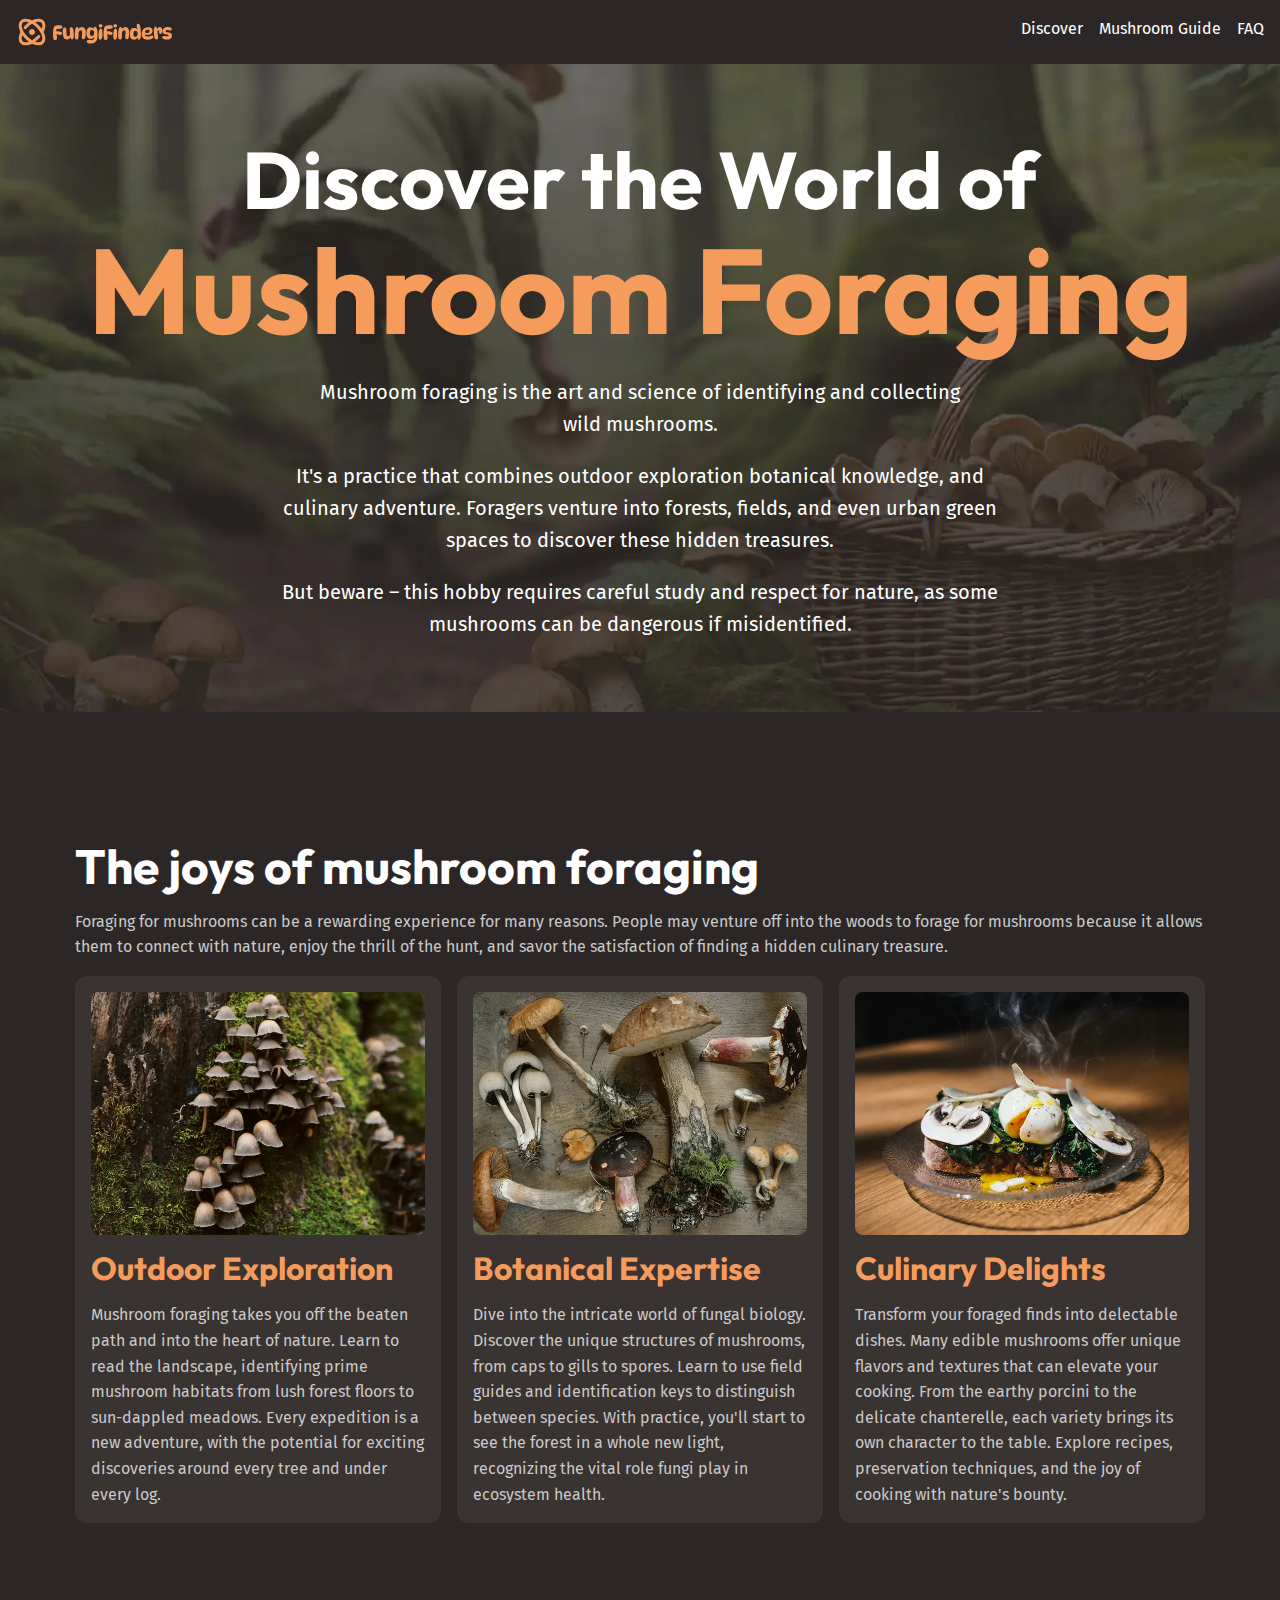
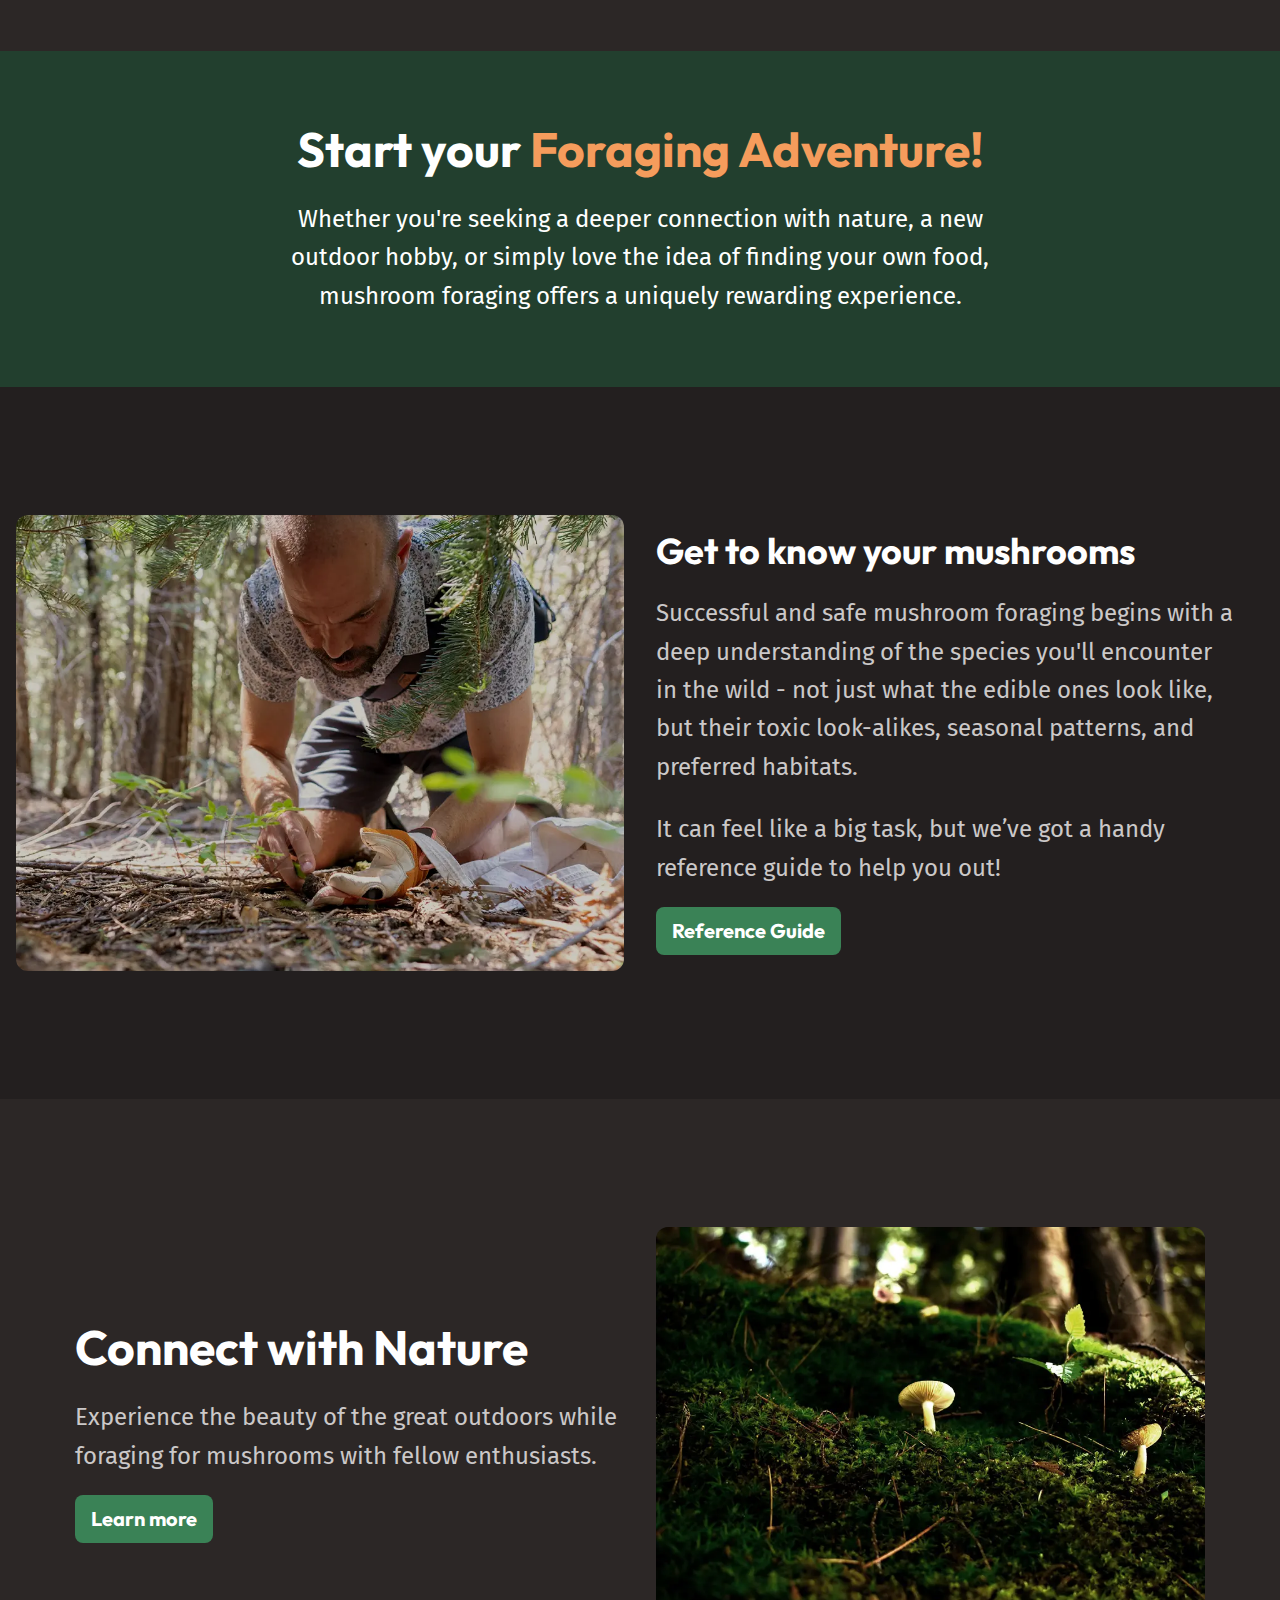
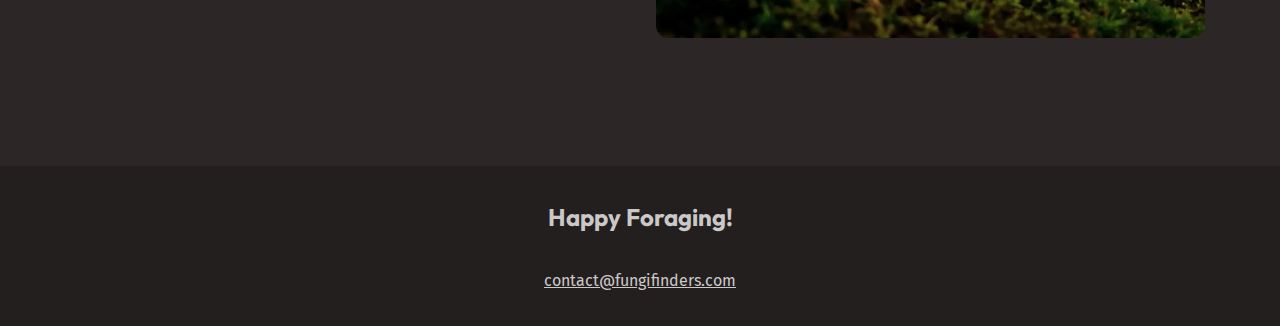
<file: index.html>
<!DOCTYPE html>
<html lang="en">
	<head>
		<meta charset="UTF-8" />
		<meta name="viewport" content="width=device-width, initial-scale=1.0" />
		<title>Fungi Finders</title>
		<link rel="stylesheet" href="/style.css" />
		<link rel="preconnect" href="https://fonts.googleapis.com" />
		<link rel="preconnect" href="https://fonts.gstatic.com" crossorigin />
		<link
			href="https://fonts.googleapis.com/css2?family=Fira+Sans:wght@400;700&family=Outfit:wght@100..900&display=swap"
			rel="stylesheet"
		/>
		<script src="main.js" defer></script>
	</head>
	<body>
		<a href="#main" class="skip-link">Skip to main content</a>
		<header class="primary-header">
			<div class="wrapper flow" data-width="wide">
				<div class="primary-header__inner">
					<img src="/assets/fungi-finders.svg" alt="Fungi Finders" />
					<button aria-controls="primary-nav" aria-expanded="false">
						<span class="sr-only">Menu</span>
						<img src="assets/hamburger.svg" alt="" />
					</button>
					<nav class="primary-nav" id="primary-nav">
						<ul role="list">
							<li>
								<a href="/">Discover</a>
							</li>
							<li>
								<a href="#">Mushroom Guide</a>
							</li>
							<li>
								<a href="#">FAQ</a>
							</li>
						</ul>
					</nav>
				</div>
			</div>
		</header>
		<main id="main">
			<section class="hero flow section" data-padding="compact">
				<div class="wrapper flow">
					<h1 class="hero__title">
						Discover the World of
						<span>Mushroom Foraging</span>
					</h1>
				</div>
				<div class="wrapper flow" data-width="narrow">
					<p>
						Mushroom foraging is the art and science of identifying and
						collecting wild mushrooms.
					</p>
					<p>
						It's a practice that combines outdoor exploration botanical
						knowledge, and culinary adventure. Foragers venture into forests,
						fields, and even urban green spaces to discover these hidden
						treasures.
					</p>
					<p>
						But beware – this hobby requires careful study and respect for
						nature, as some mushrooms can be dangerous if misidentified.
					</p>
				</div>
			</section>
			<section class="section">
				<div class="wrapper flow">
					<h2 class="section-title">The joys of mushroom foraging</h2>
					<p>
						Foraging for mushrooms can be a rewarding experience for many
						reasons. People may venture off into the woods to forage for
						mushrooms because it allows them to connect with nature, enjoy the
						thrill of the hunt, and savor the satisfaction of finding a hidden
						culinary treasure.
					</p>
					<div class="equal-columns">
						<article class="card">
							<img
								src="/assets/outdoor-exploration.webp"
								alt="Outdoor Exploration"
							/>
							<h3 class="card__title">Outdoor Exploration</h3>
							<p>
								Mushroom foraging takes you off the beaten path and into the
								heart of nature. Learn to read the landscape, identifying prime
								mushroom habitats from lush forest floors to sun-dappled
								meadows. Every expedition is a new adventure, with the potential
								for exciting discoveries around every tree and under every log.
							</p>
						</article>
						<article class="card">
							<img
								src="/assets/botanical-expertise.webp"
								alt="Botanical Expertise"
							/>
							<h3 class="card__title">Botanical Expertise</h3>
							<p>
								Dive into the intricate world of fungal biology. Discover the
								unique structures of mushrooms, from caps to gills to spores.
								Learn to use field guides and identification keys to distinguish
								between species. With practice, you'll start to see the forest
								in a whole new light, recognizing the vital role fungi play in
								ecosystem health.
							</p>
						</article>
						<article class="card">
							<img
								src="/assets/culinary-delight.webp"
								alt="Culinary Delights"
							/>
							<h3 class="card__title">Culinary Delights</h3>
							<p>
								Transform your foraged finds into delectable dishes. Many edible
								mushrooms offer unique flavors and textures that can elevate
								your cooking. From the earthy porcini to the delicate
								chanterelle, each variety brings its own character to the table.
								Explore recipes, preservation techniques, and the joy of cooking
								with nature's bounty.
							</p>
						</article>
					</div>
				</div>
			</section>
			<section
				class="section background-accent text-center"
				data-padding="compact"
			>
				<div
					class="wrapper flow font-size-lg text-high-contrast"
					data-width="narrow"
				>
					<h2 class="section-title">
						Start your <span class="text-brand">Foraging Adventure!</span>
					</h2>
					<p>
						Whether you're seeking a deeper connection with nature, a new
						outdoor hobby, or simply love the idea of finding your own food,
						mushroom foraging offers a uniquely rewarding experience.
					</p>
				</div>
			</section>
			<section class="section background-extra-dark">
				<div
					class="wrapper equal-columns"
					data-width="wide"
					data-gap="large"
					data-alignment="center"
				>
					<div>
						<img
							src="/assets/get-to-know.webp"
							alt="Get to know your mushrooms"
						/>
					</div>
					<div class="flow font-size-lg">
						<h2 class="section-heading">Get to know your mushrooms</h2>
						<p>
							Successful and safe mushroom foraging begins with a deep
							understanding of the species you'll encounter in the wild - not
							just what the edible ones look like, but their toxic look-alikes,
							seasonal patterns, and preferred habitats.
						</p>
						<p>
							It can feel like a big task, but we’ve got a handy reference guide
							to help you out!
						</p>
						<a href="#" class="button"
							><span class="sr-only"
								>Learn more about wild mushrooms using our handy </span
							>Reference Guide</a
						>
					</div>
				</div>
			</section>
			<section class="section">
				<div
					class="wrapper equal-columns"
					data-gap="large"
					data-alignment="center"
				>
					<div class="flow font-size-lg">
						<h2 class="section-title">Connect with Nature</h2>
						<p>
							Experience the beauty of the great outdoors while foraging for
							mushrooms with fellow enthusiasts.
						</p>
						<a href="#" class="button"
							>Learn more
							<span class="sr-only"
								>about the different kind of mushrooms using our handy mushroom
								guide</span
							></a
						>
					</div>
					<div>
						<img src="/assets/nature.webp" alt="Connect with Nature" />
					</div>
				</div>
			</section>
		</main>
		<footer class="site-footer">
			<p class="site-footer__title">Happy Foraging!</p>
			<a href="mailto:contact@fungifinders.com">contact@fungifinders.com</a>
		</footer>
	</body>
</html>
</file>
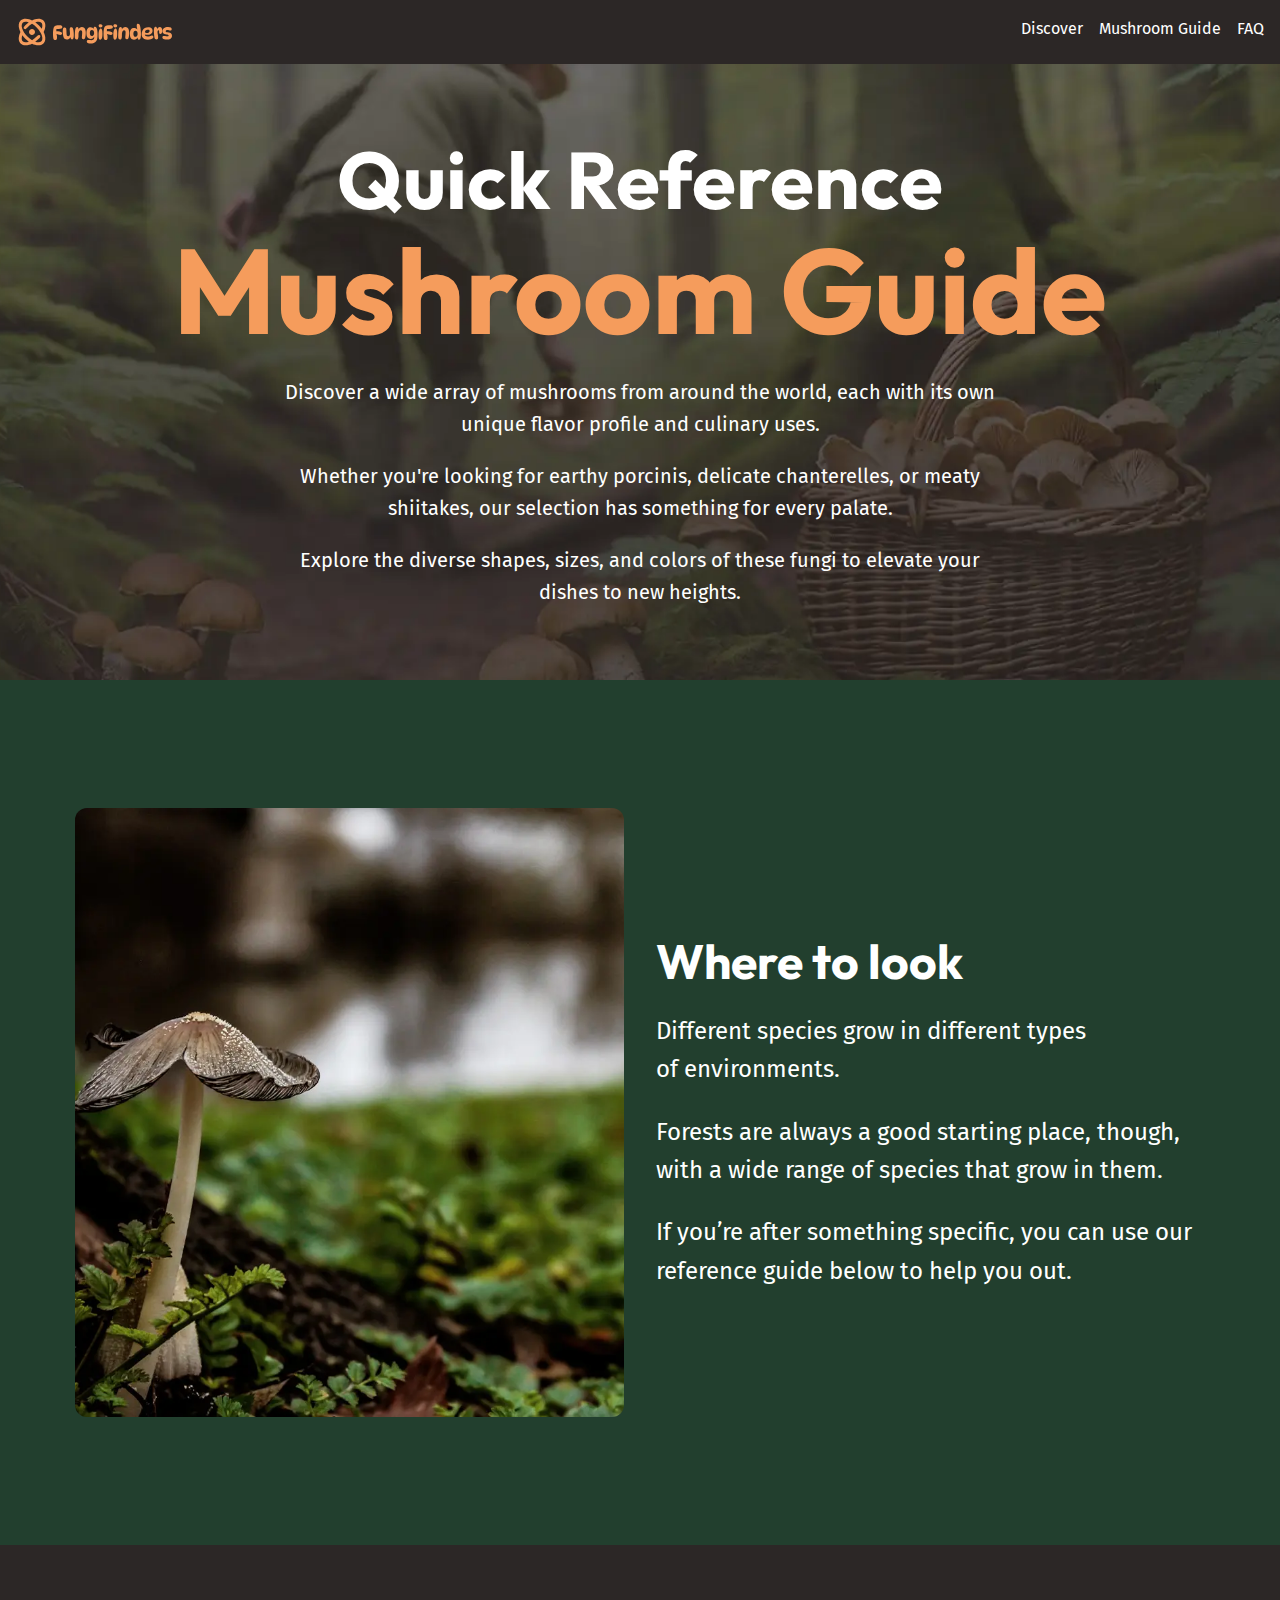
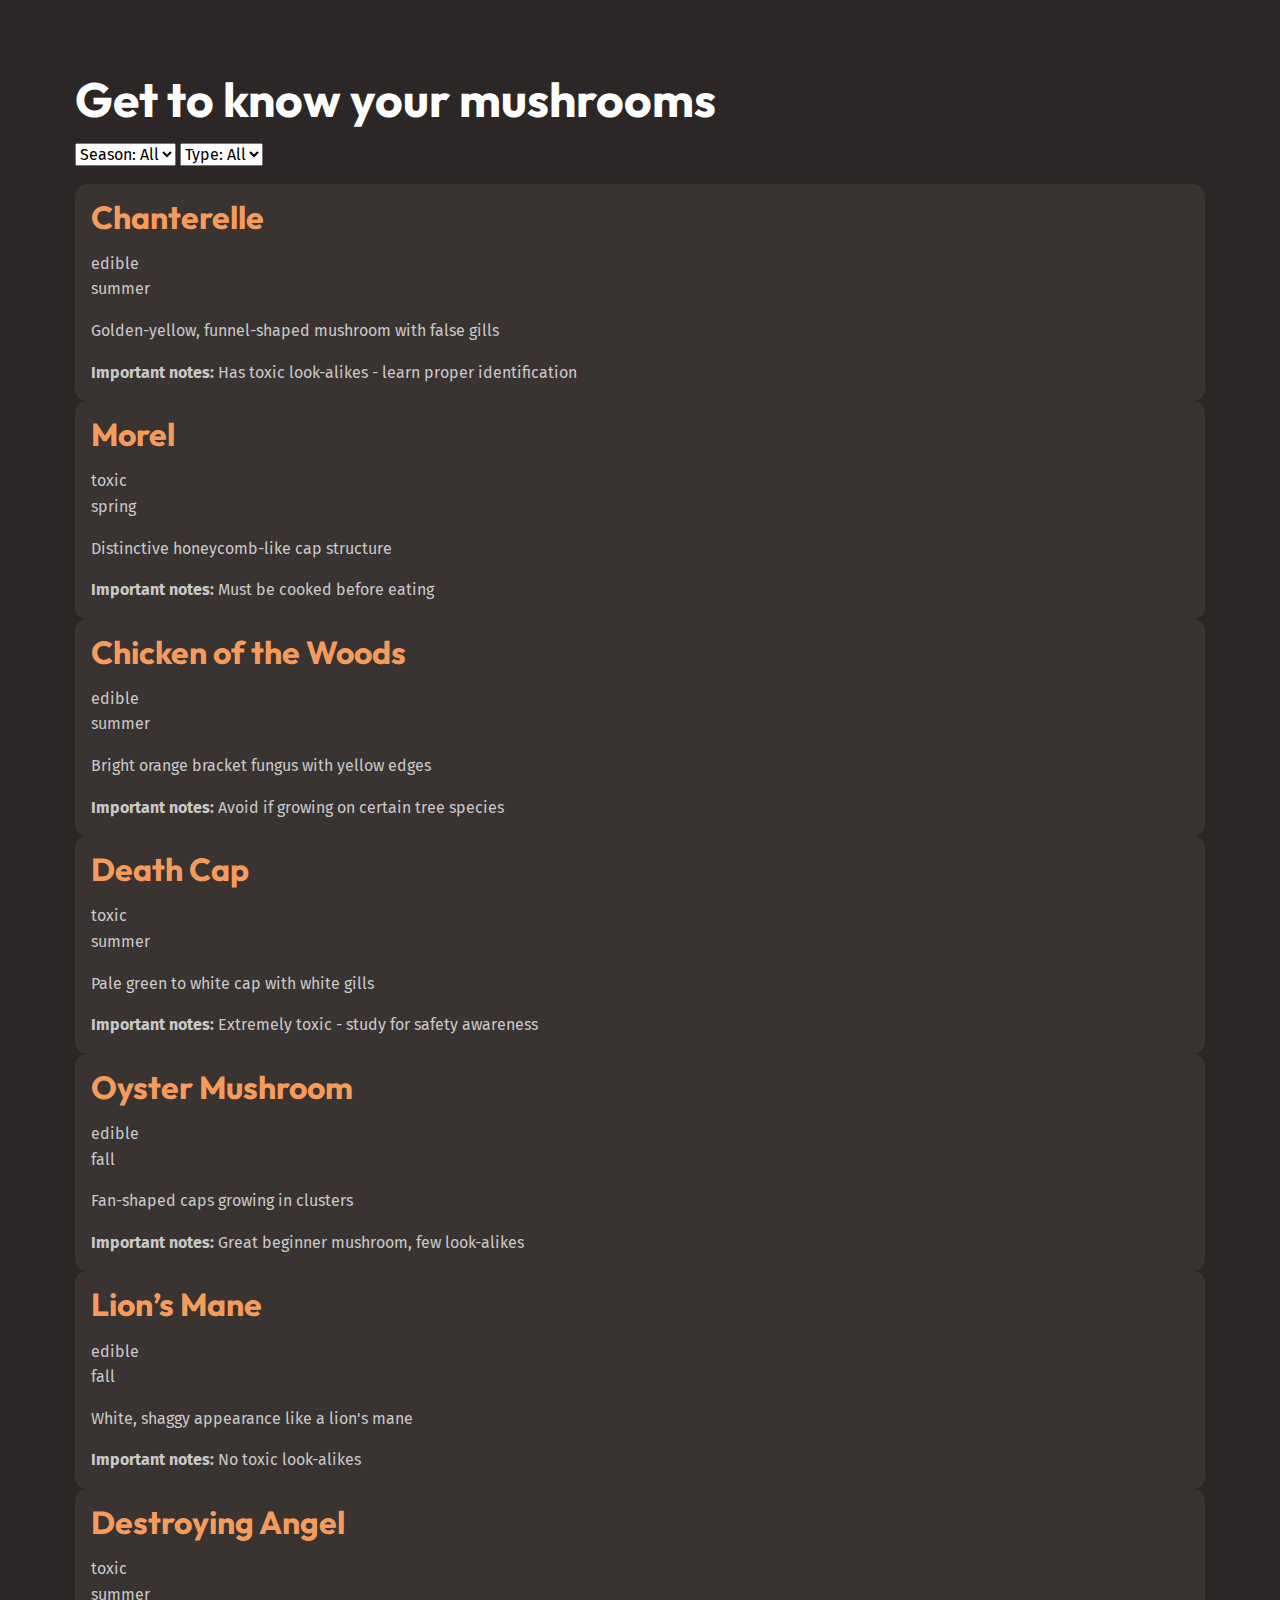
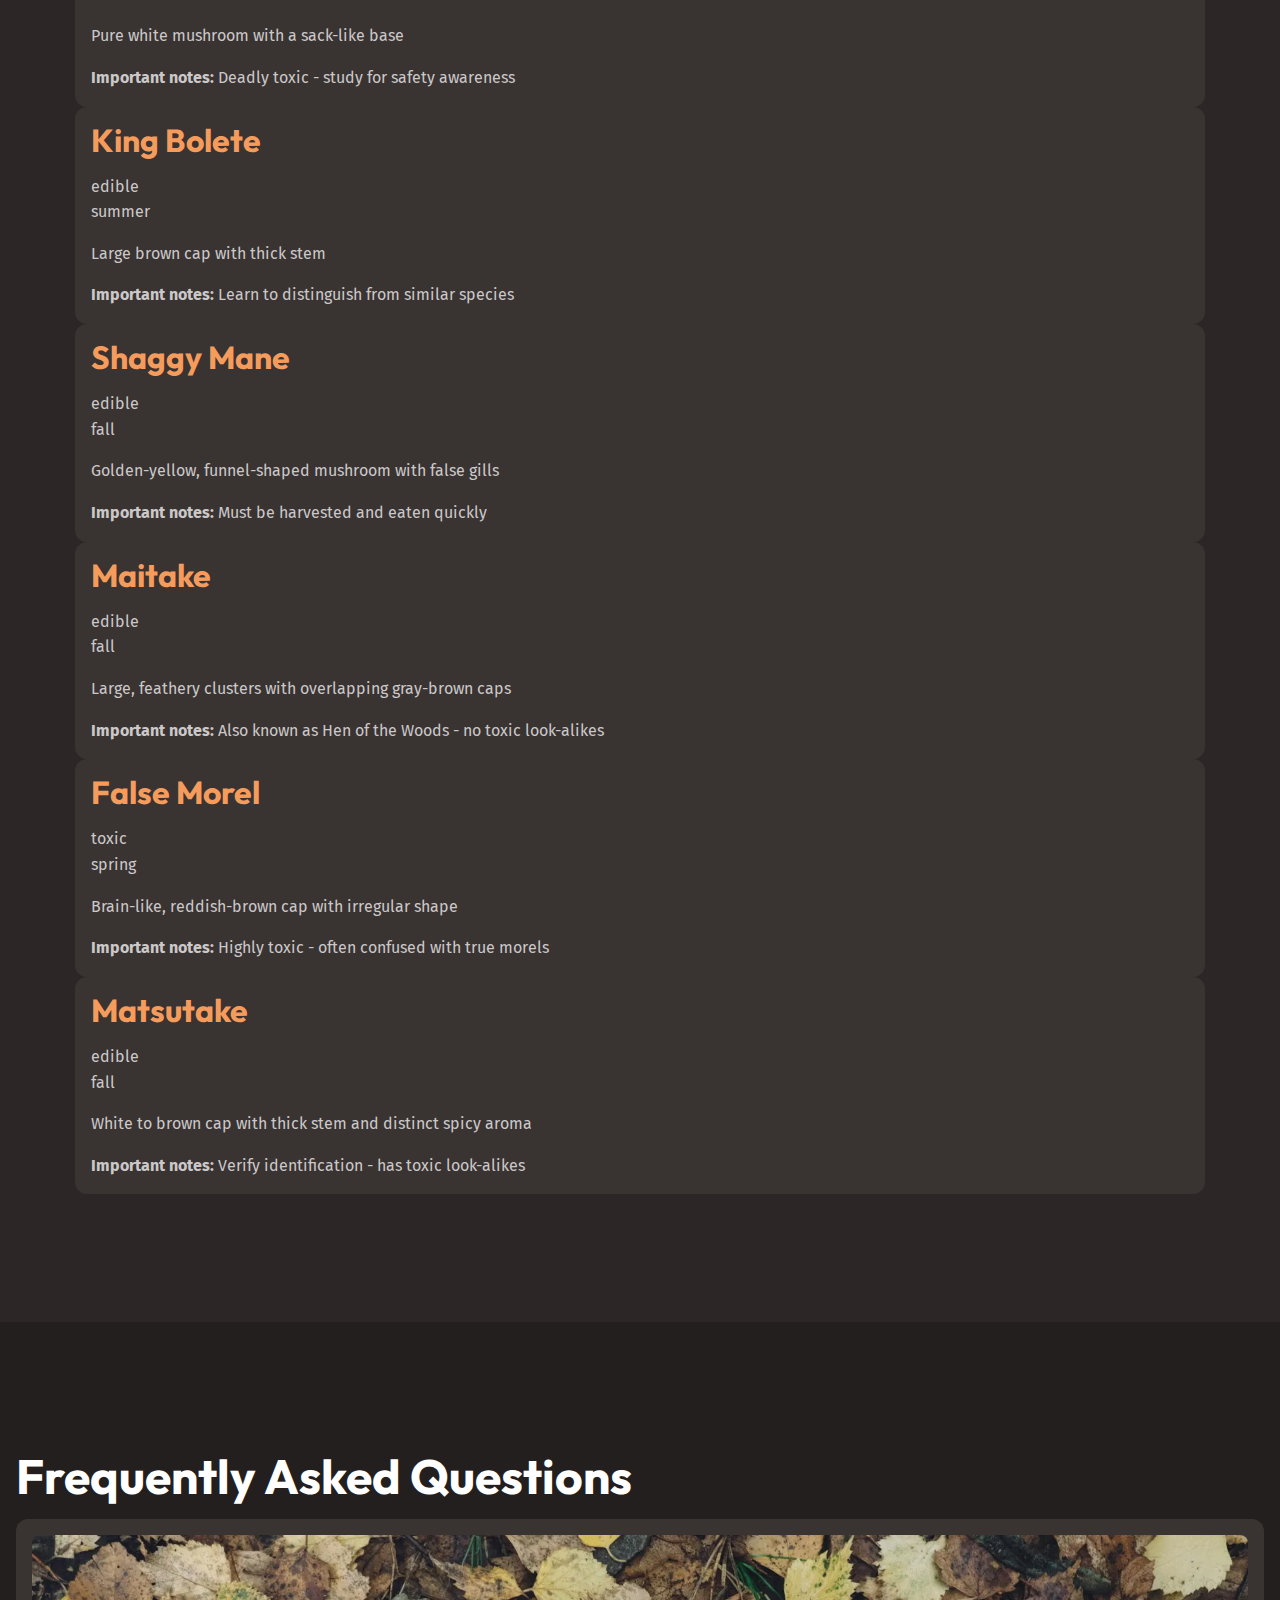
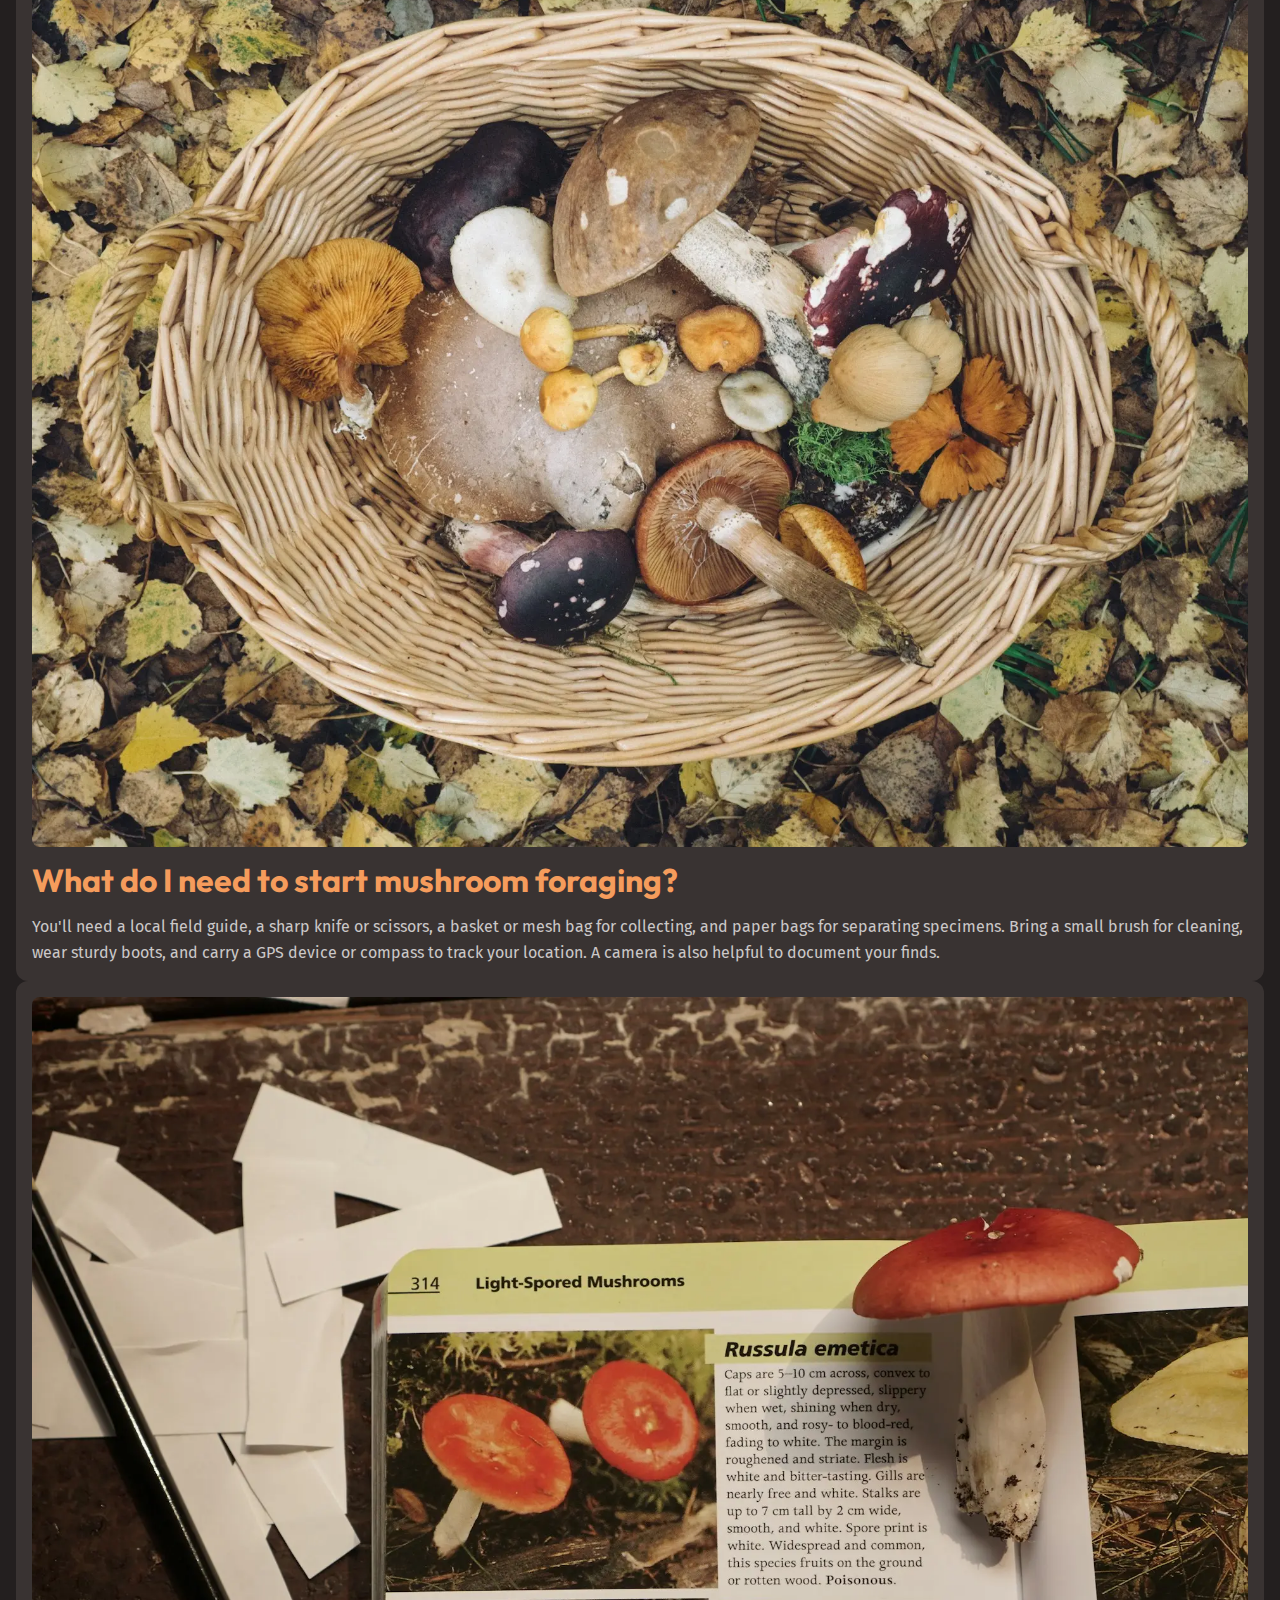
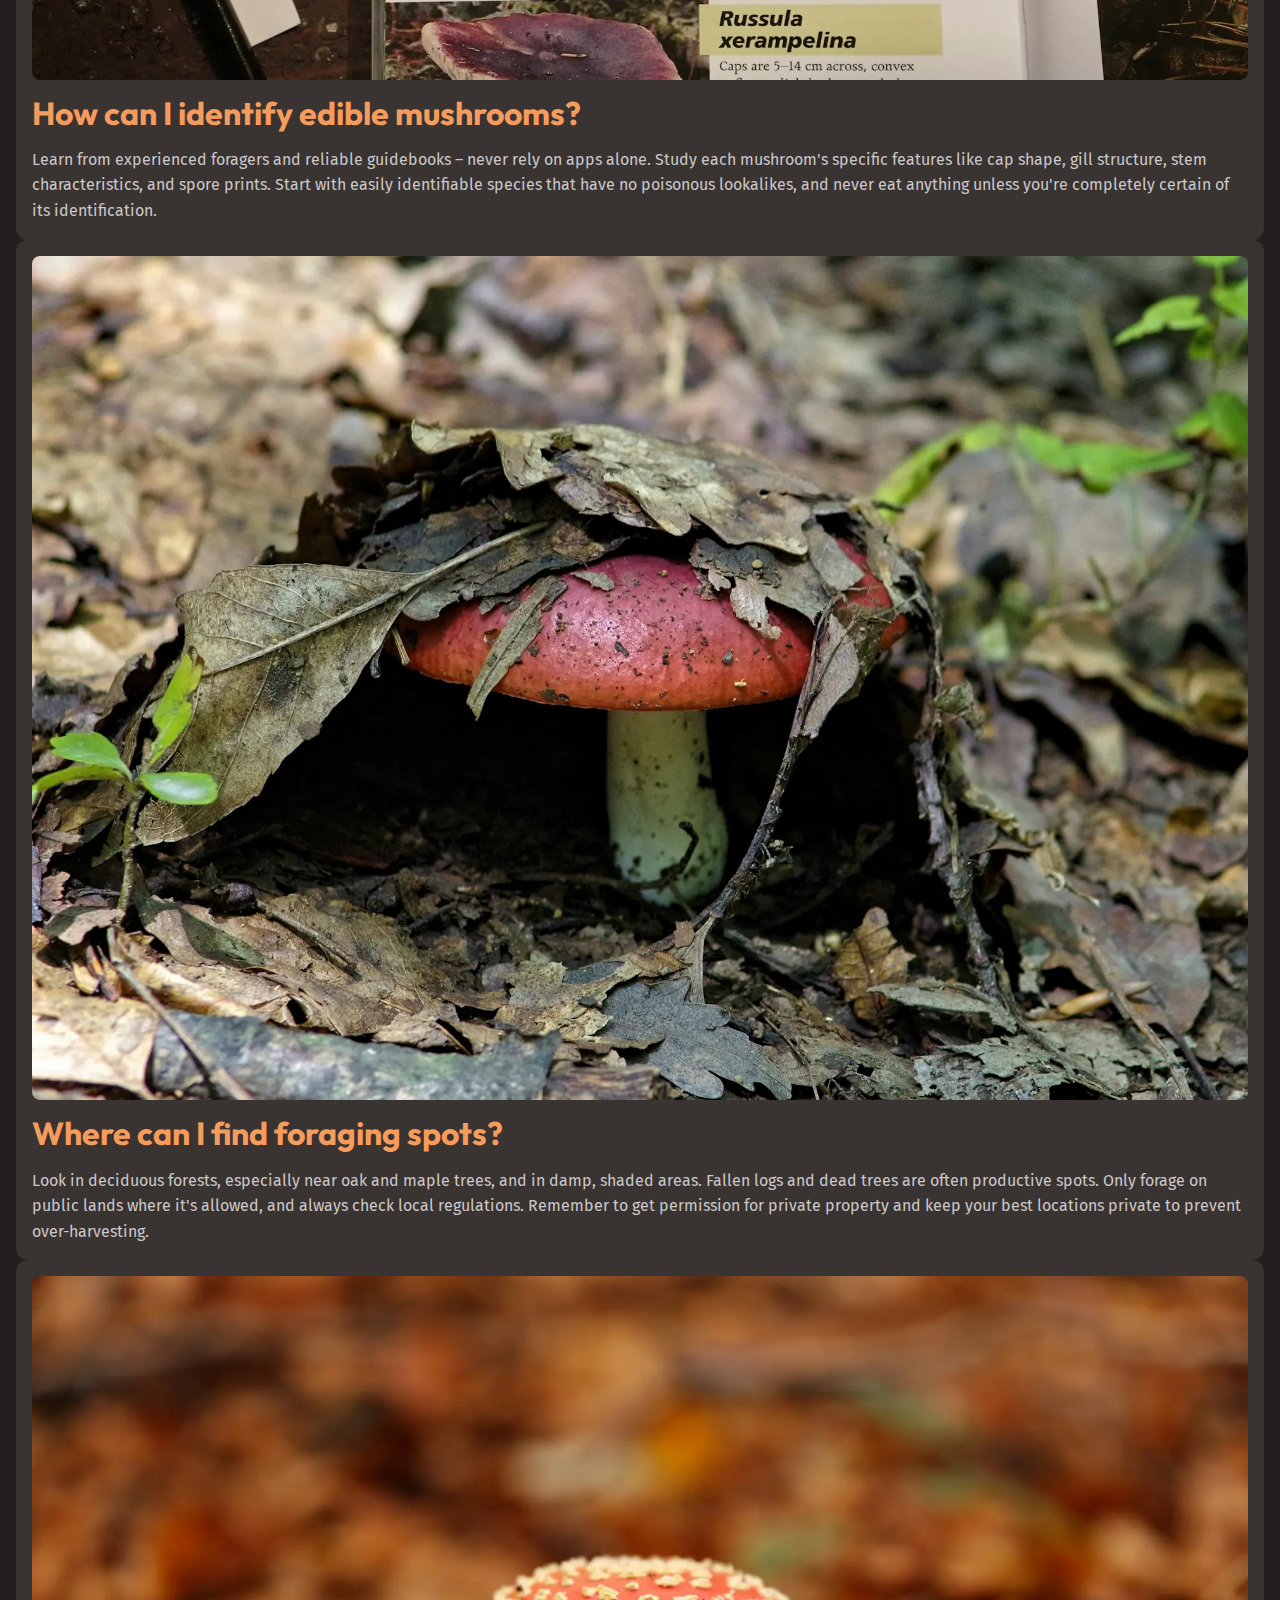
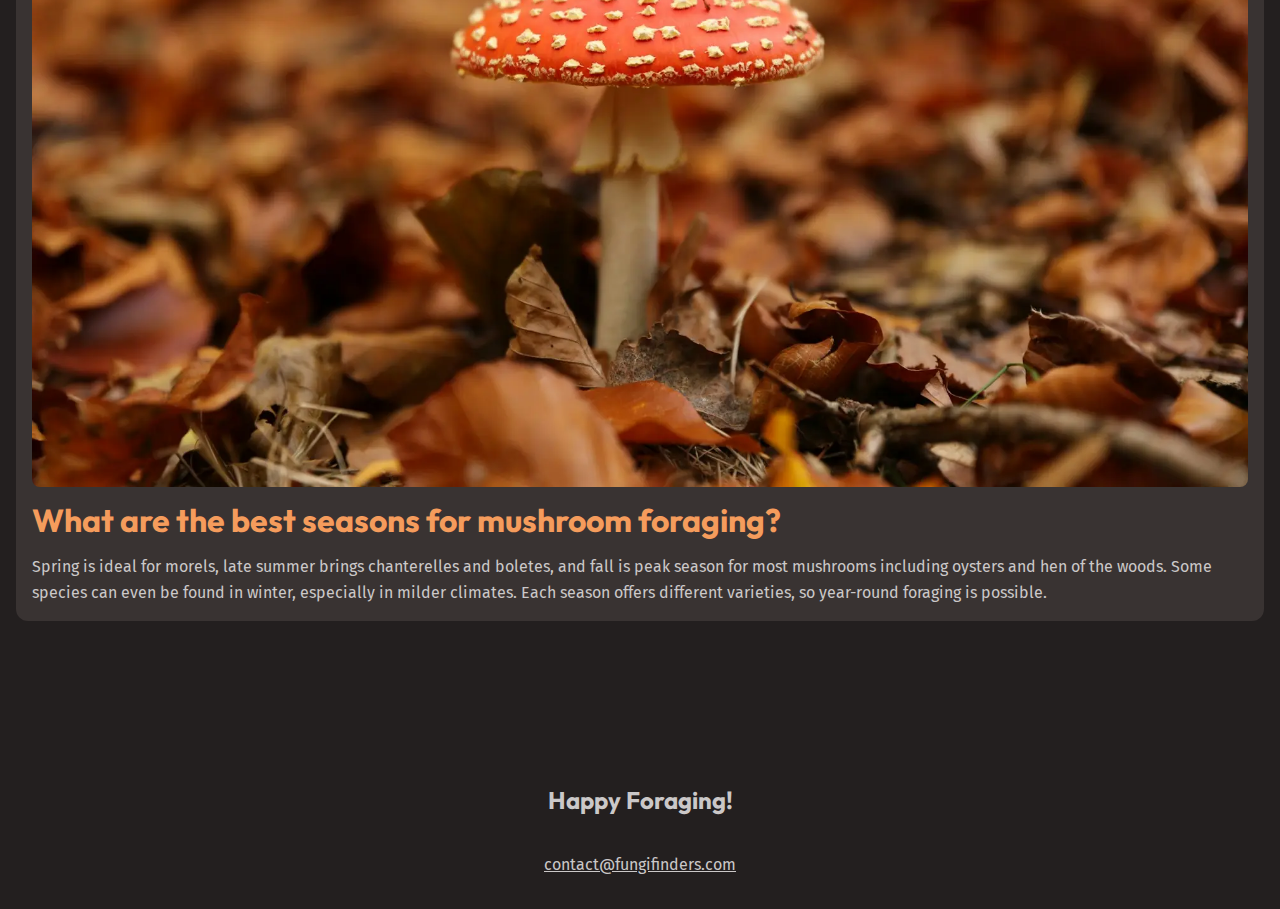
<file: mushroom-guide.html>
<!DOCTYPE html>
<html lang="en">
	<head>
		<meta charset="UTF-8" />
		<meta name="viewport" content="width=device-width, initial-scale=1.0" />
		<title>Fungi Finders</title>
		<link rel="stylesheet" href="/style.css" />
		<link rel="preconnect" href="https://fonts.googleapis.com" />
		<link rel="preconnect" href="https://fonts.gstatic.com" crossorigin />
		<link
			href="https://fonts.googleapis.com/css2?family=Fira+Sans:wght@400;700&family=Outfit:wght@100..900&display=swap"
			rel="stylesheet"
		/>
		<script src="main.js" defer></script>
		<script src="mushroom-filter.js" defer></script>
	</head>
	<body>
		<a href="#main" class="skip-link">Skip to main content</a>
		<header class="primary-header">
			<div class="wrapper flow" data-width="wide">
				<div class="primary-header__inner">
					<img src="/assets/fungi-finders.svg" alt="Fungi Finders" />
					<button aria-controls="primary-nav" aria-expanded="false">
						<span class="sr-only">Menu</span>
						<img src="assets/hamburger.svg" alt="" />
					</button>
					<nav class="primary-nav" id="primary-nav">
						<ul role="list">
							<li>
								<a href="/">Discover</a>
							</li>
							<li>
								<a href="/mushroom-guide.html">Mushroom Guide</a>
							</li>
							<li>
								<a href="/mushroom-guide.html#faq">FAQ</a>
							</li>
						</ul>
					</nav>
				</div>
			</div>
		</header>
		<main id="main">
			<section class="hero flow section" data-padding="compact">
				<div class="wrapper flow">
					<h1 class="hero__title">
						Quick Reference
						<span>Mushroom Guide</span>
					</h1>
				</div>
				<div class="wrapper flow" data-width="narrow">
					<p>
						Discover a wide array of mushrooms from around the world, each with
						its own unique flavor profile and culinary uses.
					</p>
					<p>
						Whether you're looking for earthy porcinis, delicate chanterelles,
						or meaty shiitakes, our selection has something for every palate.
					</p>
					<p>
						Explore the diverse shapes, sizes, and colors of these fungi to
						elevate your dishes to new heights.
					</p>
				</div>
			</section>
			<section class="section background-accent">
				<div
					class="wrapper equal-columns"
					data-gap="large"
					data-alignment="center"
				>
					<div>
						<img
							src="/assets/where-to-look.webp"
							alt="A white forest with a big cap growing on the forest floor"
						/>
					</div>
					<div class="flow font-size-lg text-high-contrast">
						<h2 class="section-title">Where to look</h2>
						<p>Different species grow in different types of environments.</p>
						<p>
							Forests are always a good starting place, though, with a wide
							range of species that grow in them.
						</p>
						<p>
							If you’re after something specific, you can use our reference
							guide below to help you out.
						</p>
					</div>
				</div>
			</section>
			<section class="mushroom-guide section">
				<div class="wrapper">
					<div class="flow">
						<h2 class="section-title">Get to know your mushrooms</h2>
						<div class="flex-group">
							<select name="season" id="season">
								<option value="all">Season: All</option>
								<option value="spring">Spring</option>
								<option value="summer">Summer</option>
								<option value="fall">Fall</option>
							</select>
							<select name="edible" id="edible">
								<option value="all">Type: All</option>
								<option value="edible">Edible</option>
								<option value="toxic">Toxic</option>
							</select>
						</div>
						<div class="grid-auto-fit">
							<!-- cards here -->
							<div class="card">
								<h3 class="card__title">Chanterelle</h3>
								<ul
									role="list"
									class="tag-list"
									aria-label="Mushroom characteristics"
								>
									<li data-edible="edible">
										<span class="sr-only">This mushroom is </span>edible
									</li>
									<li data-season="summer">
										<span class="sr-only"
											>Best season to harvest this mushroom is </span
										>summer
									</li>
								</ul>
								<p>Golden-yellow, funnel-shaped mushroom with false gills</p>
								<div class="card__note">
									<strong>Important notes:</strong> Has toxic look-alikes -
									learn proper identification
								</div>
							</div>
							<div class="card">
								<h3 class="card__title">Morel</h3>
								<ul
									role="list"
									class="tag-list"
									aria-label="Mushroom characteristics"
								>
									<li data-edible="toxic">
										<span class="sr-only">This mushroom is </span>toxic
									</li>
									<li data-season="spring">
										<span class="sr-only"
											>Best season to harvest this mushroom is </span
										>spring
									</li>
								</ul>
								<p>Distinctive honeycomb-like cap structure</p>
								<div class="card__note">
									<strong>Important notes:</strong> Must be cooked before eating
								</div>
							</div>
							<div class="card">
								<h3 class="card__title">Chicken of the Woods</h3>
								<ul
									role="list"
									class="tag-list"
									aria-label="Mushroom characteristics"
								>
									<li data-edible="edible">
										<span class="sr-only">This mushroom is </span>edible
									</li>
									<li data-season="summer">
										<span class="sr-only"
											>Best season to harvest this mushroom is </span
										>summer
									</li>
								</ul>
								<p>Bright orange bracket fungus with yellow edges</p>
								<div class="card__note">
									<strong>Important notes:</strong> Avoid if growing on certain
									tree species
								</div>
							</div>
							<div class="card">
								<h3 class="card__title">Death Cap</h3>
								<ul
									role="list"
									class="tag-list"
									aria-label="Mushroom characteristics"
								>
									<li data-edible="toxic">
										<span class="sr-only">This mushroom is </span>toxic
									</li>
									<li data-season="summer">
										<span class="sr-only"
											>Best season to harvest this mushroom is </span
										>summer
									</li>
								</ul>
								<p>Pale green to white cap with white gills</p>
								<div class="card__note">
									<strong>Important notes:</strong> Extremely toxic - study for
									safety awareness
								</div>
							</div>
							<div class="card">
								<h3 class="card__title">Oyster Mushroom</h3>
								<ul
									role="list"
									class="tag-list"
									aria-label="Mushroom characteristics"
								>
									<li data-edible="edible">
										<span class="sr-only">This mushroom is </span>edible
									</li>
									<li data-season="fall">
										<span class="sr-only"
											>Best season to harvest this mushroom is </span
										>fall
									</li>
								</ul>
								<p>Fan-shaped caps growing in clusters</p>
								<div class="card__note">
									<strong>Important notes:</strong> Great beginner mushroom, few
									look-alikes
								</div>
							</div>
							<div class="card">
								<h3 class="card__title">Lion’s Mane</h3>
								<ul
									role="list"
									class="tag-list"
									aria-label="Mushroom characteristics"
								>
									<li data-edible="edible">
										<span class="sr-only">This mushroom is </span>edible
									</li>
									<li data-season="fall">
										<span class="sr-only"
											>Best season to harvest this mushroom is </span
										>fall
									</li>
								</ul>
								<p>White, shaggy appearance like a lion's mane</p>
								<div class="card__note">
									<strong>Important notes:</strong> No toxic look-alikes
								</div>
							</div>
							<div class="card">
								<h3 class="card__title">Destroying Angel</h3>
								<ul
									role="list"
									class="tag-list"
									aria-label="Mushroom characteristics"
								>
									<li data-edible="toxic">
										<span class="sr-only">This mushroom is </span>toxic
									</li>
									<li data-season="summer">
										<span class="sr-only"
											>Best season to harvest this mushroom is </span
										>summer
									</li>
								</ul>
								<p>Pure white mushroom with a sack-like base</p>
								<div class="card__note">
									<strong>Important notes:</strong> Deadly toxic - study for
									safety awareness
								</div>
							</div>
							<div class="card">
								<h3 class="card__title">King Bolete</h3>
								<ul
									role="list"
									class="tag-list"
									aria-label="Mushroom characteristics"
								>
									<li data-edible="edible">
										<span class="sr-only">This mushroom is </span>edible
									</li>
									<li data-season="summer">
										<span class="sr-only"
											>Best season to harvest this mushroom is </span
										>summer
									</li>
								</ul>
								<p>Large brown cap with thick stem</p>
								<div class="card__note">
									<strong>Important notes:</strong> Learn to distinguish from
									similar species
								</div>
							</div>
							<div class="card">
								<h3 class="card__title">Shaggy Mane</h3>
								<ul
									role="list"
									class="tag-list"
									aria-label="Mushroom characteristics"
								>
									<li data-edible="edible">
										<span class="sr-only">This mushroom is </span>edible
									</li>
									<li data-season="fall">
										<span class="sr-only"
											>Best season to harvest this mushroom is </span
										>fall
									</li>
								</ul>
								<p>Golden-yellow, funnel-shaped mushroom with false gills</p>
								<div class="card__note">
									<strong>Important notes:</strong> Must be harvested and eaten
									quickly
								</div>
							</div>
							<div class="card">
								<h3 class="card__title">Maitake</h3>
								<ul
									role="list"
									class="tag-list"
									aria-label="Mushroom characteristics"
								>
									<li data-edible="edible">
										<span class="sr-only">This mushroom is </span>edible
									</li>
									<li data-season="fall">
										<span class="sr-only"
											>Best season to harvest this mushroom is </span
										>fall
									</li>
								</ul>
								<p>Large, feathery clusters with overlapping gray-brown caps</p>
								<div class="card__note">
									<strong>Important notes:</strong> Also known as Hen of the
									Woods - no toxic look-alikes
								</div>
							</div>
							<div class="card">
								<h3 class="card__title">False Morel</h3>
								<ul
									role="list"
									class="tag-list"
									aria-label="Mushroom characteristics"
								>
									<li data-edible="toxic">
										<span class="sr-only">This mushroom is </span>toxic
									</li>
									<li data-season="spring">
										<span class="sr-only"
											>Best season to harvest this mushroom is </span
										>spring
									</li>
								</ul>
								<p>Brain-like, reddish-brown cap with irregular shape</p>
								<div class="card__note">
									<strong>Important notes:</strong> Highly toxic - often
									confused with true morels
								</div>
							</div>
							<div class="card">
								<h3 class="card__title">Matsutake</h3>
								<ul
									role="list"
									class="tag-list"
									aria-label="Mushroom characteristics"
								>
									<li data-edible="edible">
										<span class="sr-only">This mushroom is </span>edible
									</li>
									<li data-season="fall">
										<span class="sr-only"
											>Best season to harvest this mushroom is </span
										>fall
									</li>
								</ul>
								<p>
									White to brown cap with thick stem and distinct spicy aroma
								</p>
								<div class="card__note">
									<strong>Important notes:</strong> Verify identification - has
									toxic look-alikes
								</div>
							</div>
						</div>
					</div>
				</div>
			</section>
			<section class="section background-extra-dark" id="faq">
				<div class="wrapper flow" data-width="wide">
					<h2 class="section-title">Frequently Asked Questions</h2>
					<!-- FAQ -->
					<div class="faq-bento">
						<div class="card">
							<img
								src="/assets/start-foraging.webp"
								alt="A basket full of different mushrooms"
							/>
							<h3 class="card__title">
								What do I need to start mushroom foraging?
							</h3>
							<p>
								You'll need a local field guide, a sharp knife or scissors, a
								basket or mesh bag for collecting, and paper bags for separating
								specimens. Bring a small brush for cleaning, wear sturdy boots,
								and carry a GPS device or compass to track your location. A
								camera is also helpful to document your finds.
							</p>
						</div>
						<div class="card">
							<img
								src="/assets/identify-mushrooms.webp"
								alt="A mushroom with a white stem and red cap on top of a mushroom identifying book"
							/>
							<h3 class="card__title">How can I identify edible mushrooms?</h3>
							<p>
								Learn from experienced foragers and reliable guidebooks – never
								rely on apps alone. Study each mushroom's specific features like
								cap shape, gill structure, stem characteristics, and spore
								prints. Start with easily identifiable species that have no
								poisonous lookalikes, and never eat anything unless you're
								completely certain of its identification.
							</p>
						</div>
						<div class="card">
							<img
								src="/assets/where-to-find.webp"
								alt="A mushroom with a white stem and red cap covered in brown leaves"
							/>
							<h3 class="card__title">Where can I find foraging spots?</h3>
							<p>
								Look in deciduous forests, especially near oak and maple trees,
								and in damp, shaded areas. Fallen logs and dead trees are often
								productive spots. Only forage on public lands where it's
								allowed, and always check local regulations. Remember to get
								permission for private property and keep your best locations
								private to prevent over-harvesting.
							</p>
						</div>
						<div class="card">
							<img
								src="/assets/best-seasons.webp"
								alt="A mushroom with red cap and white dots growing amongst autumn leaves"
							/>
							<h3 class="card__title">
								What are the best seasons for mushroom foraging?
							</h3>
							<p>
								Spring is ideal for morels, late summer brings chanterelles and
								boletes, and fall is peak season for most mushrooms including
								oysters and hen of the woods. Some species can even be found in
								winter, especially in milder climates. Each season offers
								different varieties, so year-round foraging is possible.
							</p>
						</div>
					</div>
				</div>
			</section>
		</main>
		<footer class="site-footer">
			<p class="site-footer__title">Happy Foraging!</p>
			<a href="mailto:contact@fungifinders.com">contact@fungifinders.com</a>
		</footer>
	</body>
</html>
</file>
<file: style.css>
@layer reset {
	*,
	*::before,
	*::after {
		box-sizing: border-box;
	}

	/* https://kilianvalkhof.com/2022/css-html/your-css-reset-needs-text-size-adjust-probably/ */
	html {
		-moz-text-size-adjust: none;
		-webkit-text-size-adjust: none;
		text-size-adjust: none;
	}

	body,
	h1,
	h2,
	h3,
	h4,
	p,
	figure,
	blockquote,
	dl,
	dd {
		margin: 0;
	}

	/* https://www.scottohara.me/blog/2019/01/12/lists-and-safari.html */
	[role="list"] {
		list-style: none;
		margin: 0;
		padding: 0;
	}

	body {
		min-block-size: 100vh;
		line-height: 1.6;
	}

	h1,
	h2,
	h3,
	button,
	input,
	label {
		line-height: 1.1;
	}

	h1,
	h2,
	h3,
	h4 {
		text-wrap: balance;
	}

	p,
	li {
		text-wrap: pretty;
	}

	img,
	picture {
		max-inline-size: 100%;
		display: block;
	}

	input,
	button,
	textarea,
	select {
		font: inherit;
	}
}

@layer base {
	:root {
		--clr-white: hsl(0, 0%, 100%);
		--clr-gray-100: hsl(0, 2%, 79%);
		--clr-brand-400: hsl(25, 88%, 75%);
		--clr-brand-500: hsl(25, 88%, 66%);
		--clr-green-400: hsl(143, 19%, 49%);
		--clr-green-500: hsl(143, 38%, 37%);
		--clr-green-600: hsl(145, 29%, 19%);
		--clr-brown-500: hsl(10, 5%, 25%);
		--clr-brown-600: hsl(9, 7%, 21%);
		--clr-brown-700: hsl(9, 8%, 16%);
		--clr-brown-800: hsl(0, 6%, 15%);
		--clr-brown-900: hsl(0, 6%, 13%);

		--clr-orange-500: hsl(28, 43%, 28%);
		--clr-red-500: hsl(359, 34%, 24%);
		--clr-teal-500: hsl(186, 42%, 25%);

		--ff-heading: "Outfit", sans-serif;
		--ff-body: "Fira Sans", sans-serif;

		--fs-300: 0.875rem;
		--fs-400: 1rem;
		--fs-500: 1.125rem;
		--fs-600: 1.25rem;
		--fs-700: 1.5rem;
		--fs-800: 2rem;
		--fs-900: 3.75rem;
		--fs-1000: 3.75rem;

		@media (width > 760px) {
			--fs-300: 0.875rem;
			--fs-400: 1rem;
			--fs-500: 1.25rem;
			--fs-600: 1.5rem;
			--fs-700: 2rem;
			--fs-800: 3rem;
			--fs-900: 5rem;
			--fs-1000: 7.5rem;
		}
	}

	:root {
		--text-main: var(--clr-gray-100);
		--text-high-contrast: var(--clr-white);
		--text-brand: var(--clr-brand-500);
		--text-brand-light: var(--clr-brand-400);

		--background-accent-light: var(--clr-green-400);
		--background-accent-main: var(--clr-green-500);
		--background-accent-dark: var(--clr-green-600);

		--background-extra-light: var(--clr-brown-500);
		--background-light: var(--clr-brown-600);
		--background-main: var(--clr-brown-700);
		--background-dark: var(--clr-brown-800);
		--background-extra-dark: var(--clr-brown-900);

		--font-size-heading-sm: var(--fs-700);
		--font-size-heading-regular: var(--fs-800);
		--font-size-heading-lg: var(--fs-900);
		--font-size-heading-xl: var(--fs-1000);

		--font-size-sm: var(--fs-300);
		--font-size-regular: var(--fs-400);
		--font-size-md: var(--fs-500);
		--font-size-lg: var(--fs-600);

		--border-radius-1: 0.25rem;
		--border-radius-2: 0.5rem;
		--border-radius-3: 0.75rem;
	}

	html {
		font-family: var(--ff-body);
		line-height: 1.6;
	}

	body {
		font-size: var(--font-size-regular);
		color: var(--text-main);
		background-color: var(--background-main);
	}

	h1,
	h2,
	h3,
	h4 {
		font-family: var(--ff-heading);
		color: var(--text-high-contrast);
	}

	h1 {
		font-size: var(--font-size-heading-lg);
	}

	a {
		color: var(--text-high-contrast);
	}

	a:hover,
	a:focus-visible {
		color: var(--text-brand-light);
	}

	img {
		border-radius: var(--border-radius-3);
	}
}

@layer layout {
	.wrapper {
		--wrapper-max-width: 1130px;

		max-width: var(--wrapper-max-width);
		margin-inline: auto;
		padding-inline: 1rem;
		box-sizing: content-box;

		&[data-width="wide"] {
			--wrapper-max-width: 1330px;
		}

		&[data-width="narrow"] {
			--wrapper-max-width: 720px;
		}
	}

	.section {
		--padding: 3.75rem;

		padding-block: var(--padding);

		@media (width > 760px) {
			--padding: 8rem;

			&[data-padding="compact"] {
				--padding: 4.5rem;
			}
		}
	}

	.equal-columns {
		--equal-columns-gap: 1rem;
		--equal-columns-vertical-alignment: stretch;

		display: grid;
		gap: var(--equal-columns-gap, 1rem);
		align-items: var(--equal-columns-vertical-alignment, stretch);

		@media (width > 760px) {
			grid-auto-flow: column;
			grid-auto-columns: 1fr;
		}

		&[data-gap="large"] {
			--equal-columns-gap: 2rem;
		}

		&[data-alignment="center"] {
			--equal-columns-vertical-alignment: center;
		}
	}

	.flow > * + * {
		margin-top: var(--flow-spacing, 1em);
	}

	.grid-flow {
		display: grid;
		gap: var(--grid-flow-gap, 1rem);
	}
}

@layer components {
	.skip-link {
		position: absolute;
		background-color: var(--background-accent-main);
		padding: 0.5rem 1rem;
		border-radius: var(--border-radius-2);
		color: var(--text-high-contrast);
		top: 1rem;
		left: 1rem;
	}

	.skip-link:not(:focus) {
		clip: rect(0 0 0 0);
		clip-path: inset(50%);
		height: 1px;
		overflow: hidden;
		position: absolute;
		white-space: nowrap;
		width: 1px;
	}

	.hero {
		text-align: center;
		font-size: var(--font-size-md);
		color: var(--text-high-contrast);
		background-image: url(/assets/hero.webp);
		background-size: cover;
		background-position: center;
	}

	.hero__title {
		font-size: var(--font-size-heading-lg);

		span {
			font-size: var(--font-size-heading-xl);
			color: var(--text-brand);
			display: block;
		}
	}

	.primary-header {
		padding-block: 1rem;
	}

	.primary-header__inner {
		display: flex;
		justify-content: space-between;
		flex-wrap: wrap;
		gap: 0.5rem 1rem;
	}

	.site-footer {
		text-align: center;
		padding-block: 2rem;
		display: grid;
		gap: 2rem;
		background-color: var(--background-extra-dark);

		a {
			color: var(--text-main);
		}

		a:hover,
		a:focus-visible {
			color: var(--text-brand-light);
		}
	}

	.site-footer__title {
		font-size: var(--font-size-lg);
		font-family: var(--ff-heading);
		font-weight: 700;
	}

	.primary-nav {
		ul {
			display: flex;
			flex-wrap: wrap;
			gap: 0.5rem 1rem;
		}

		a {
			text-decoration: none;
		}

		@media (width < 760px) {
			background-color: var(--background-accent-main);
			padding: 2rem;
			position: absolute;
			top: 0;
			right: 0;
			font-size: var(--font-size-lg);
			font-family: var(--ff-heading);
			font-weight: 700;
			border-radius: 0 0 0 var(--border-radius-3);
			z-index: 10;
			display: none;

			ul {
				flex-direction: column;
				gap: 0;
			}

			li + li {
				border-top: 2px solid var(--background-accent-light);
				margin-block-start: 1.5rem;
				padding-block-start: 1.5rem;
			}
		}
	}

	[aria-controls="primary-nav"] {
		z-index: 100;
		background: transparent;
		border: 0;
		cursor: pointer;
		display: none;

		img {
			border-radius: 0;
		}
	}

	@media (width < 760px) {
		[aria-controls="primary-nav"] {
			display: block;
		}

		[aria-expanded="true"] ~ .primary-nav {
			display: block;
		}
	}

	.card {
		display: grid;
		gap: var(--card-gap, 1rem);
		padding: 1rem;
		background-color: var(--background-light);
		border-radius: var(--border-radius-3);

		img {
			border-radius: var(--border-radius-2);
		}
	}

	.card__title {
		font-size: var(--card-title-font-size, var(--font-size-heading-sm));
		color: var(--card-title-color, var(--text-brand));
	}

	.button {
		display: inline-flex;
		padding: 0.5rem 1rem;
		background-color: var(--background-accent-main);
		font-family: var(--ff-heading);
		font-weight: 700;
		border-radius: var(--border-radius-2);
		text-decoration: none;
		cursor: pointer;
		font-size: var(--font-size-md);
	}

	.button:hover,
	.button:focus-visible {
		color: var(--text-high-contrast);
		background-color: var(--background-accent-light);
	}
}

@layer utilities {
	.sr-only {
		clip: rect(0 0 0 0);
		clip-path: inset(50%);
		height: 1px;
		overflow: hidden;
		position: absolute;
		white-space: nowrap;
		width: 1px;
	}

	.text-center {
		text-align: center;
	}
	.text-brand {
		color: var(--text-brand);
	}
	.text-high-contrast {
		color: var(--text-high-contrast);
	}

	.section-title {
		font-size: var(--font-size-heading-regular);
	}

	.background-base {
		background-color: var(--background-base);
	}
	.background-light {
		background-color: var(--background-light);
	}
	.background-extra-light {
		background-color: var(--background-extra-light);
	}
	.background-dark {
		background-color: var(--background-dark);
	}
	.background-extra-dark {
		background-color: var(--background-extra-dark);
	}

	.background-accent {
		background-color: var(--background-accent-dark);
	}

	.font-size-sm {
		font-size: var(--font-size-sm);
	}
	.font-size-regular {
		font-size: var(--font-size-regular);
	}
	.font-size-md {
		font-size: var(--font-size-md);
	}
	.font-size-lg {
		font-size: var(--font-size-lg);
	}
}
</file>
